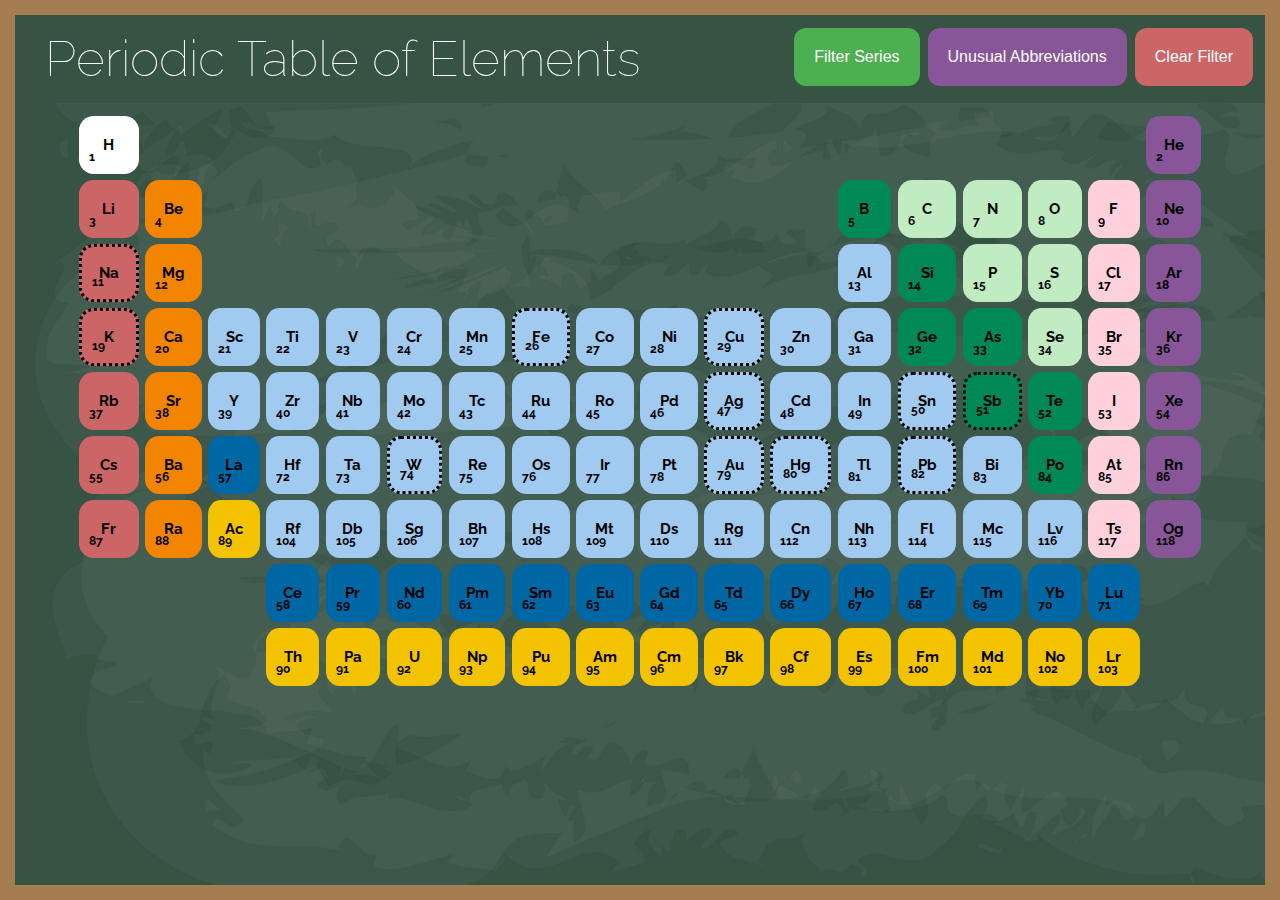
<file: index.html>
<html>

<head>
    <title>Interactive Periodic Table</title>
    <!-- external CSS/font -->
    <link href="https://fonts.googleapis.com/css?family=Raleway" rel="stylesheet">
    <link href="https://fonts.googleapis.com/css?family=Walter+Turncoat" rel="stylesheet">

    <!-- internal CSS -->
    <link rel="stylesheet" type="text/css" href="css/style.css">

    <!-- external JS -->
    <script src="https://ajax.googleapis.com/ajax/libs/jquery/1.11.1/jquery.min.js"></script>

    <!-- internal JS -->
    <script src="js/script.js"></script>


    <link rel="icon" type="image/png" sizes="16x16" href="images/favicon.png">
    <link rel="apple-touch-icon" href="images/favicon.png">

</head>
    
<body class="main">
    <!-- TITLE -->

    <div class="header-container">
        <span>Periodic Table of Elements</span>
        <div class="buttons">
            <button id="filter-elements">Filter Series</button>
            <button id="unusual-elements" class="type-1">Unusual Abbreviations</button>
            <button id="clear-filter" class="type-2">Clear Filter</button>
        </div>
    </div>


    <!-- FILTER BUTTONS -->
    <div class="key-container">
        <div id="key-expander">
            <ol class="periodic-key">
                <li class="type-0" onClick="showElements(this);">Hydrogen</li>
                <li class="type-1" onClick="showElements(this);">Nobel Gases</li>
                <li class="type-2" onClick="showElements(this);">Alkalis</li>
                <li class="type-3" onClick="showElements(this);">Alkalines</li>
                <li class="type-4" onClick="showElements(this);">Metalloids</li>
                <li class="type-5" onClick="showElements(this);">Polyatomic non metals</li>
                <li class="type-6" onClick="showElements(this);">Diatomic non metals</li>
                <li class="type-7" onClick="showElements(this);">Actinides </li>
                <li class="type-8" onClick="showElements(this);">Lanthanides</li>
                <li class="type-9" onClick="showElements(this);">Metals</li>
                <li class="type-10" onClick="showElements(this);">Unknown</li>
            </ol>
        </div>
    </div>
    
     <!-- BLACKBOARD BORDER -->
    
    <div id="left"></div>
    <div id="right"></div>
    <div id="top"></div>
    <div id="bottom"></div>

    <!-- PERIODIC TABLE -->

    <ol class="periodic-table">
        <li class="type-0 hydrogen"><abbr title="Hydrogen">H</abbr></li>
        <li class="type-1 helium"><abbr title="Helium">He</abbr></li>
        <li class="type-2"><abbr title="Lithium">Li</abbr></li>
        <li class="type-3"><abbr title="Beryllium">Be</abbr></li>
        <li class="type-4 boron"><abbr title="Boron">B</abbr></li>
        <li class="type-5"><abbr title="Carbon">C</abbr></li>
        <li class="type-5"><abbr title="Nitrogen">N</abbr></li>
        <li class="type-5"><abbr title="Oxygen">O</abbr></li>
        <li class="type-6"><abbr title="Fluorine">F</abbr></li>
        <li class="type-1"><abbr title="Neon">Ne</abbr></li>
        <li class="type-2">
            <a href="sodium.html"> <abbr title="Sodium">Na</abbr> </a>
        </li>
        <li class="type-3"><abbr title="Magnesium">Mg</abbr></li>
        <li class="type-9 aluminium"><abbr title="Aluminium">Al</abbr></li>
        <li class="type-4"><abbr title="Silicon">Si</abbr></li>
        <li class="type-5"><abbr title="Phosphorus">P</abbr></li>
        <li class="type-5"><abbr title="Sulphur">S</abbr></li>
        <li class="type-6"><abbr title="Chlorine">Cl</abbr></li>
        <li class="type-1"><abbr title="Argon">Ar</abbr></li>
        <li class="type-2">
            <a href="pottasium.html"> <abbr title="Potassium">K</abbr> </a>
        </li>
        <li class="type-3"><abbr title="Calcium">Ca</abbr></li>
        <li class="type-9"><abbr title="Scandium">Sc</abbr></li>
        <li class="type-9"><abbr title="Titanium">Ti</abbr></li>
        <li class="type-9"><abbr title="Vanadium">V</abbr></li>
        <li class="type-9"><abbr title="Chromium">Cr</abbr></li>
        <li class="type-9"><abbr title="Manganese">Mn</abbr></li>
        <li class="type-9">
            <a href="iron.html"> <abbr title="Iron">Fe</abbr> </a>
        </li>
        <li class="type-9"><abbr title="Cobalt">Co</abbr></li>
        <li class="type-9"><abbr title="Nickel">Ni</abbr></li>
        <li class="type-9">
            <a href="copper.html"> <abbr title="Copper">Cu</abbr> </a>
        </li>
        <li class="type-9"><abbr title="Zinc">Zn</abbr></li>
        <li class="type-9"><abbr title="Gallium">Ga</abbr></li>
        <li class="type-4"><abbr title="Germanium">Ge</abbr></li>
        <li class="type-4"><abbr title="Arsenic">As</abbr></li>
        <li class="type-5"><abbr title="Selenium">Se</abbr></li>
        <li class="type-6"><abbr title="Bromide">Br</abbr></li>
        <li class="type-1"><abbr title="Krypton">Kr</abbr></li>
        <li class="type-2"><abbr title="Rubidium">Rb</abbr></li>
        <li class="type-3"><abbr title="Strontium">Sr</abbr></li>
        <li class="type-9"><abbr title="Yttrium">Y</abbr></li>
        <li class="type-9"><abbr title="Zirconium">Zr</abbr></li>
        <li class="type-9"><abbr title="Niobium">Nb</abbr></li>
        <li class="type-9"><abbr title="Molybdenum">Mo</abbr></li>
        <li class="type-9"><abbr title="Technetium">Tc</abbr></li>
        <li class="type-9"><abbr title="Ruthenium">Ru</abbr></li>
        <li class="type-9"><abbr title="Rhodium">Ro</abbr></li>
        <li class="type-9"><abbr title="Palladium">Pd</abbr></li>
        <li class="type-9">
            <a href="silver.html"> <abbr title="Silver">Ag</abbr></a>
        </li>
        <li class="type-9"><abbr title="Cadmium">Cd</abbr></li>
        <li class="type-9"><abbr title="Indium">In</abbr></li>
        <li class="type-9">
            <a href="tin.html"> <abbr title="Tin">Sn</abbr></a>
        </li>
        <li class="type-4">
            <a href="antimony.html"> <abbr title="Antimony">Sb</abbr> </a>
        </li>
        <li class="type-4"><abbr title="Tellurium">Te</abbr></li>
        <li class="type-6"><abbr title="Iodine">I</abbr></li>
        <li class="type-1"><abbr title="Xenon">Xe</abbr></li>
        <li class="type-2"><abbr title="Caesium">Cs</abbr></li>
        <li class="type-3"><abbr title="Barium">Ba</abbr></li>
        <li class="type-8"><abbr title="Lanthanum">La</abbr></li>
        <li class="type-8 cerium"><abbr title="Cerium">Ce</abbr></li>
        <li class="type-8"><abbr title="Praseodymium">Pr</abbr></li>
        <li class="type-8"><abbr title="Neodymium">Nd</abbr></li>
        <li class="type-8"><abbr title="Promethium">Pm</abbr></li>
        <li class="type-8"><abbr title="Samarium">Sm</abbr></li>
        <li class="type-8"><abbr title="Europium">Eu</abbr></li>
        <li class="type-8"><abbr title="Gadolinium">Gd</abbr></li>
        <li class="type-8"><abbr title="Terbium">Td</abbr></li>
        <li class="type-8"><abbr title="Dysprosium">Dy</abbr></li>
        <li class="type-8"><abbr title="Holmium">Ho</abbr></li>
        <li class="type-8"><abbr title="Erbium">Er</abbr></li>
        <li class="type-8"><abbr title="Thulium">Tm</abbr></li>
        <li class="type-8"><abbr title="Ytterbium">Yb</abbr></li>
        <li class="type-8"><abbr title="Lutetium">Lu</abbr></li>
        <li class="type-9 hafnium"><abbr title="Hafnium">Hf</abbr></li>
        <li class="type-9"><abbr title="Tantalum">Ta</abbr></li>
        <li class="type-9">
            <a href="tungsten.html"> <abbr title="Tungsten">W</abbr> </a>
        </li>
        <li class="type-9"><abbr title="Rhenium">Re</abbr></li>
        <li class="type-9"><abbr title="Osmium">Os</abbr></li>
        <li class="type-9"><abbr title="Iridium">Ir</abbr></li>
        <li class="type-9"><abbr title="Platinum">Pt</abbr></li>
        <li class="type-9">
            <a href="gold.html"> <abbr title="Gold">Au</abbr> </a>
        </li>
        <li class="type-9">
            <a href="mercury.html"> <abbr title="Mercury">Hg</abbr> </a>
        </li>
        <li class="type-9"><abbr title="Thallium">Tl</abbr></li>
        <li class="type-9">
            <a href="lead.html"> <abbr title="Lead">Pb</abbr> </a>
        </li>
        <li class="type-9"><abbr title="Bismuth">Bi</abbr></li>
        <li class="type-4"><abbr title="Polonium">Po</abbr></li>
        <li class="type-6"><abbr title="Astatine">At</abbr></li>
        <li class="type-1"><abbr title="Radon">Rn</abbr></li>
        <li class="type-2"><abbr title="Francium">Fr</abbr></li>
        <li class="type-3"><abbr title="Radium">Ra</abbr></li>
        <li class="type-7"><abbr title="Actinium">Ac</abbr></li>
        <li class="type-7 thorium"><abbr title="Thorium">Th</abbr></li>
        <li class="type-7"><abbr title="Protactinium">Pa</abbr></li>
        <li class="type-7"><abbr title="Uranium">U</abbr></li>
        <li class="type-7"><abbr title="Neptunium">Np</abbr></li>
        <li class="type-7"><abbr title="Plutonium">Pu</abbr></li>
        <li class="type-7"><abbr title="Americium">Am</abbr></li>
        <li class="type-7"><abbr title="Curium">Cm</abbr></li>
        <li class="type-7"><abbr title="Berkelium">Bk</abbr></li>
        <li class="type-7"><abbr title="Californium">Cf</abbr></li>
        <li class="type-7"><abbr title="Einsteinium">Es</abbr></li>
        <li class="type-7"><abbr title="Fermium">Fm</abbr></li>
        <li class="type-7"><abbr title="Mendelevium">Md</abbr></li>
        <li class="type-7"><abbr title="Nobelium">No</abbr></li>
        <li class="type-7"><abbr title="Lawrencium">Lr</abbr></li>
        <li class="type-9 rutherfordium"><abbr title="Rutherfordium">Rf</abbr></li>
        <li class="type-9"><abbr title="Dubnium">Db</abbr></li>
        <li class="type-9"><abbr title="Seaborgium">Sg</abbr></li>
        <li class="type-9"><abbr title="Bohrium">Bh</abbr></li>
        <li class="type-9"><abbr title="Hassium">Hs</abbr></li>
        <li class="type-9"><abbr title="Meitnerium">Mt</abbr></li>
        <li class="type-9"><abbr title="Darmstadtium">Ds</abbr></li>
        <li class="type-9"><abbr title="Roentgenium">Rg</abbr></li>
        <li class="type-9"><abbr title="Copernicium">Cn</abbr></li>
        <li class="type-9"><abbr title="Nihonium">Nh</abbr></li>
        <li class="type-9"><abbr title="Flerovium">Fl</abbr></li>
        <li class="type-9"><abbr title="Moscovium">Mc</abbr></li>
        <li class="type-9"><abbr title="Livermorium">Lv</abbr></li>
        <li class="type-6"><abbr title="Tennessine">Ts</abbr></li>
        <li class="type-1"><abbr title="Oganesson">Og</abbr></li>
    </ol>



</body>

</html>
</file>
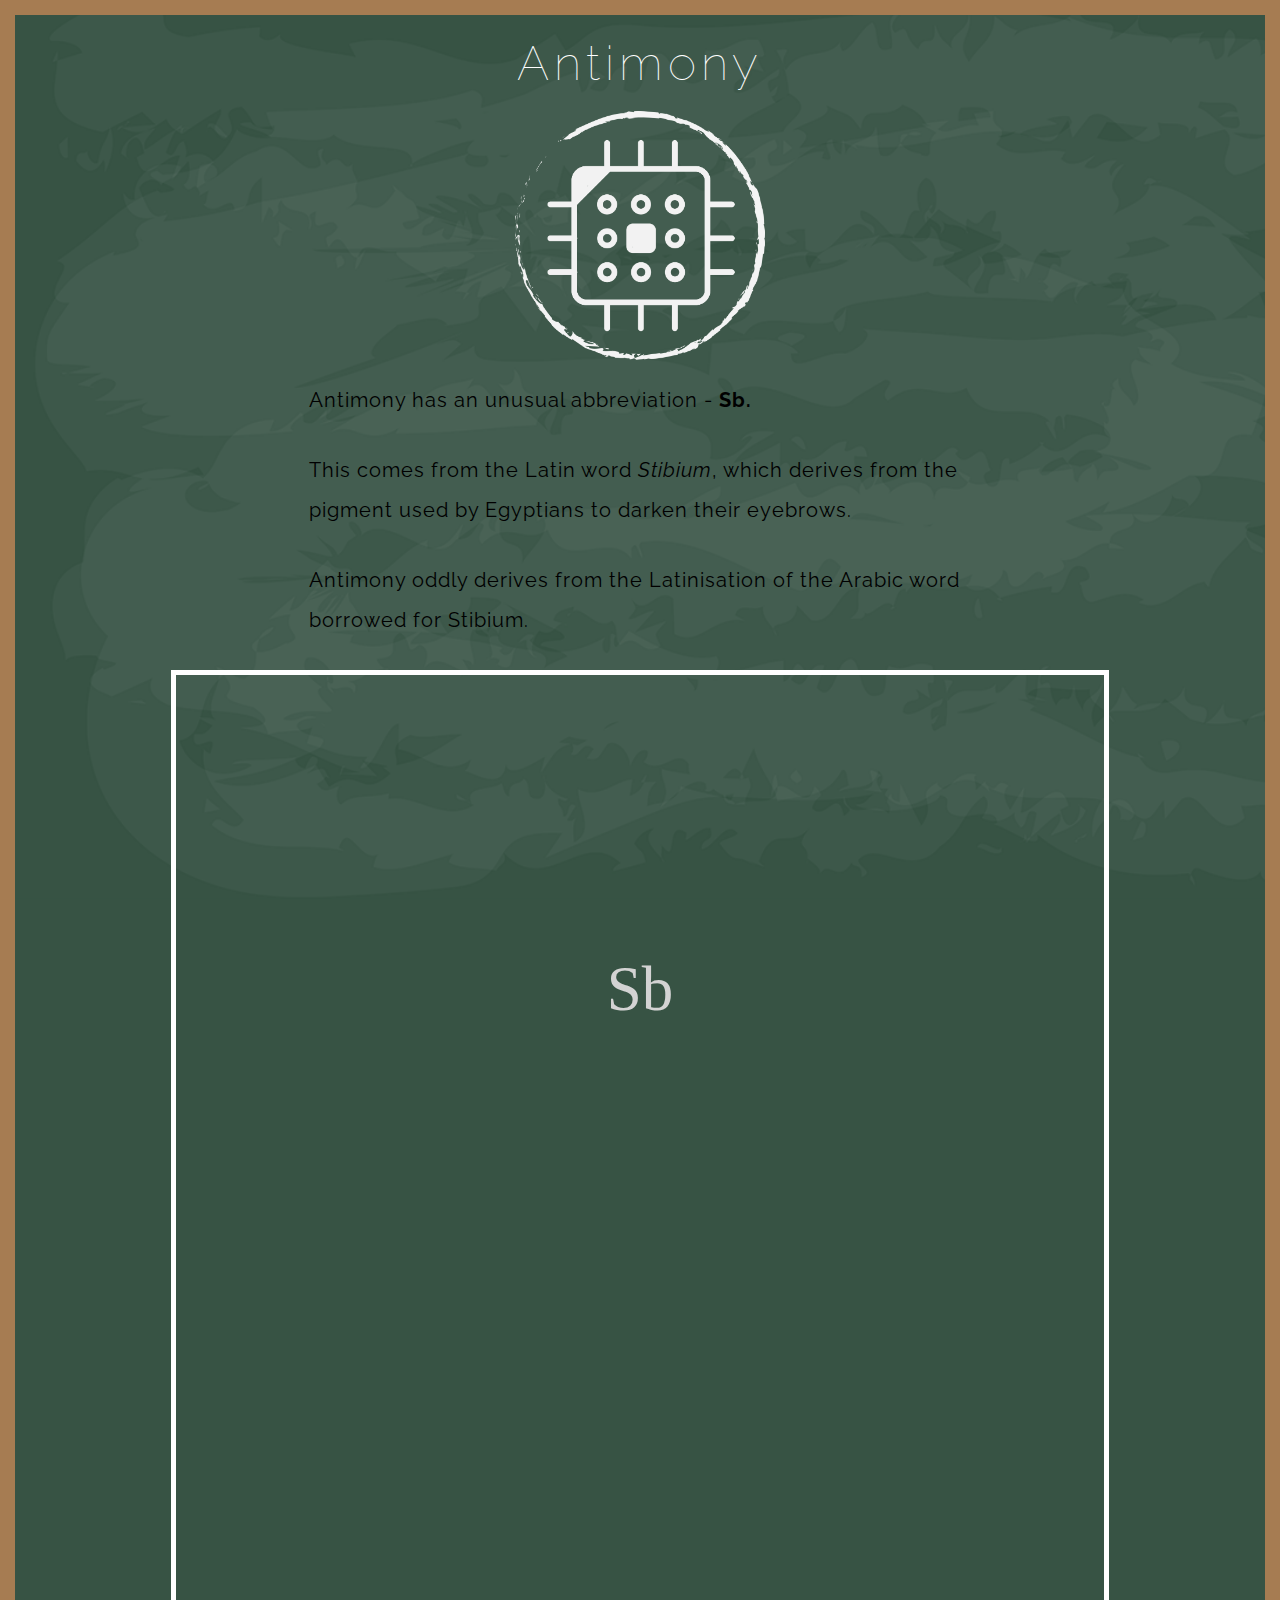
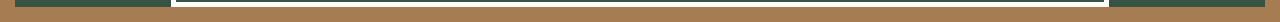
<file: antimony.html>
<html>

<body>

    <head>
        <!-- external CSS -->
        <link href="https://fonts.googleapis.com/css?family=Raleway" rel="stylesheet">
        <!-- internal CSS -->
        <link rel="stylesheet" type="text/css" href="css/style.css">
        <!-- internal JS -->
        <script src="js/script.js"></script>

        <link rel="icon" type="image/png" sizes="16x16" href="images/favicon.png">

        <link rel="apple-touch-icon" href="images/favicon.png">

        <title>Silver</title>
    </head>
    <div class="info">
        <h1>Antimony</h1>

        <img src="images/metalloid.png">

        <p>Antimony has an unusual abbreviation - <b>Sb.</b></p>

        <p>This comes from the Latin word <i>Stibium</i>, which derives from the pigment used by Egyptians to darken their eyebrows.</p>

        <p>Antimony oddly derives from the Latinisation of the Arabic word borrowed for Stibium.</p>


        <div class="element">

            <div class="square">
                <div class="content">
                    <span>Sb</span>
                </div>
            </div>

        </div>

</body>

</html>
</file>
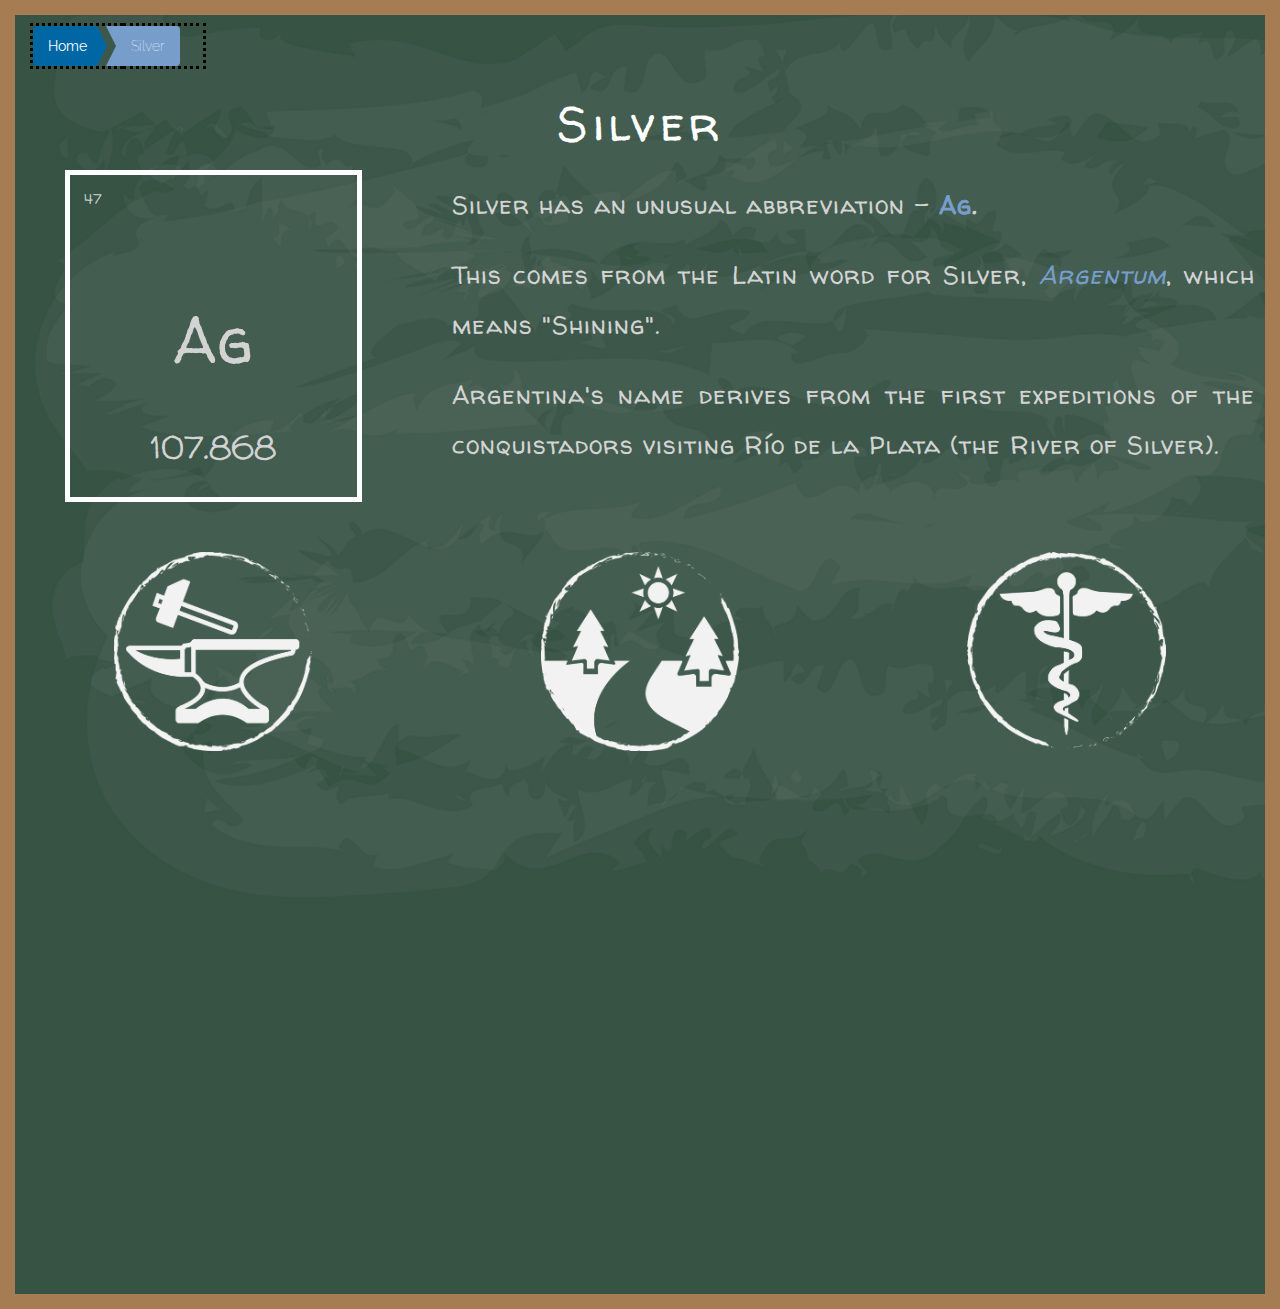
<file: silver.html>
<html>

    <head>
        <!-- external CSS -->
        <link href="https://fonts.googleapis.com/css?family=Raleway" rel="stylesheet">
        <link href="https://fonts.googleapis.com/css?family=Walter+Turncoat" rel="stylesheet">
        <!-- internal CSS -->
        <link rel="stylesheet" type="text/css" href="css/bootstrap.min.css">
        <link rel="stylesheet" type="text/css" href="css/style.css">

        <!-- external JS -->
        <!--script src="https://ajax.googleapis.com/ajax/libs/jquery/1.11.1/jquery.min.js"></script-->

        <!-- internal JS -->
        <!--script src="js/script.js"></script-->

        <link rel="icon" type="image/png" sizes="16x16" href="images/favicon.png">

        <link rel="apple-touch-icon" href="images/favicon.png">

        <title>Silver</title>
    </head>

    <body>

        <!-- BREADCRUMB NAV -->
        <div class="row">
            <div class="col-sm-12">
                <ol id="breadcrumb" class="breadcrumb breadcrumb-custom">
                    <li><a href="index.html">Home</a></li>
                    <li class="active"><a><span>Silver</span></a></li>
                </ol>
            </div>
        </div>

        <!-- ELEMENT HEADING -->
        <div class="row">
            <div class="col-sm-12">
                <h1 class="element">Silver</h1>
            </div>
        </div>

        <div class="row">
            <!-- ELEMENT -->
            <div class="col-md-4 col-sm-12">
                <div class="square">
										<!-- hover layer -->
										<div class="square-layer_top">
											<div class="atomic-no-text">
													<span>Atomic Number</span>
											</div>
											<div class="content">
													<span>Ag</span>
											</div>
											<div class="atomic-weight-text">
													<span>Atomic Weight</span>
											</div>
										</div>
										<!-- Main details -->
                    <div class="atomic-no">
                        <span>47</span>
                    </div>

                    <div class="content">
                        <span>Ag</span>
                    </div>

                    <div class="atomic-weight">
                        <span>107.868</span>
                    </div>
                </div>
            </div>
            <!-- ELEMENT FACT -->
            <div class="col-md-8 col-sm-12">
                <div class="fact">
                    <p class="autotype">Silver has an unusual abbreviation - <span class="colour-chalk"><b>Ag</span>.</b></p>

                    <p>This comes from the Latin word for Silver, <span class="colour-chalk"><i>Argentum</i></span>, which means "Shining".</p>

                    <p>Argentina's name derives from the first expeditions of the conquistadors visiting Río de la Plata (the River of Silver).</p>
                  <!--  <div class="flag">
                        <img src="images/argentina-flag.jpg" alt="Argentina Flag">
                    </div> -->
                </div>
            </div>
        </div>

        <!-- ELEMENT INFO -->
        <div class="row top50 bottom100">
            <div class="col-sm-4 bottom50">
                <div class="info">
                    <div class="hoverbox">
                        <img src="images/anvil.png" alt="Transition Metal" class="hoverbox-layer_bottom">
                        <div class="hoverbox-layer_top">
                            <div class="hoverbox-text">Transition Metal</div>
                        </div>
                    </div>
                </div>
            </div>

            <div class="col-sm-4 bottom50">
                <div class="info">
                    <div class="hoverbox">
                        <img src="images/natural.png" alt="Naturally Abundant" class="hoverbox-layer_bottom">
                        <div class="hoverbox-layer_top">
                            <div class="hoverbox-text">Naturally Abundant</div>
                        </div>
                    </div>
                </div>
            </div>

            <div class="col-sm-4 bottom50">
                <div class="info">
                    <div class="hoverbox">
                        <img src="images/medical.png" alt="Medicinal Uses" class="hoverbox-layer_bottom">
                        <div class="hoverbox-layer_top">
                            <div class="hoverbox-text">Medicinal Uses</div>
                        </div>
                    </div>
                </div>
            </div>
        </div>

        <!-- VIDEO -->
        <div class="row top50 bottom50">
            <div class="col-md-6 col-md-offset-3">
                <div class="embed-responsive embed-responsive-16by9">
                    <iframe class="embed-responsive-item" src="https://www.youtube.com/embed/pPd5qAb4J50?rel=0" allowfullscreen></iframe>
                </div>
            </div>
        </div>

        <!--div class="video">
            <iframe width="560" height="315" src="https://www.youtube.com/embed/pPd5qAb4J50?rel=0" frameborder="0" gesture="media" allow="encrypted-media" allowfullscreen></iframe>
        </div-->


    </body>

</html>
</file>
<file: css/style.css>
html {
    font-family: 'Raleway', sans-serif;
}

* {
    box-sizing: border-box;
}

abbr {
    text-decoration: none;
}

body {
    font-family: 'Raleway', sans-serif;
    background: #375344;
    color: #000;
    counter-reset: element;
    background-image: url('../images/blackboard.png');
    margin: 0;
    background-size: cover;
    background-attachment: fixed;
    /* overflow: hidden; */
}

#video {
    margin: 20px;
}

body {
    border: 15px solid #a67c52;
}
/*
#top,
#bottom,
#left,
#right {
    background: #a67c52;
    position: fixed;
    z-index: 999999999;
}
#left,
#right {
    top: 0;
    bottom: 0;
    width: 15px;
}
#left {
    left: 0;
}
#right {
    right: 0;
}
#top,
#bottom {
    left: 0;
    right: 0;
    height: 15px;
}
#top {
    top: 0;
}
#bottom {
    bottom: 0;
}
*/

/*.main {
    background-image: url(../images/blackboard.png);
    background-size: cover;
} */

.element {
    font-family: 'Walter Turncoat', cursive;
    color: #fff;
}

h1 {
    font-size: 48px;
    letter-spacing: 5px;
    margin-bottom: 20px;
    margin-top: 20px;
    color: #fff;
    text-align: center;
}

h2 {
    font-size: 36px;
    letter-spacing: 5px;
    margin-bottom: 20px;
    margin-top: 10px;
}

h1,
h2,
span {
    font-weight: 100;
}

.strong {
    font-weight: bold;
}

a {
    color: inherit;
    text-decoration: none;
    -webkit-text-decoration-skip: objects;
    padding-top: 20px;
    display: flex;
    flex-grow: 1;
    flex-shrink: 1;
    justify-content: center;
    height: 4.5vw;
    z-index: 999999;
}

a:hover {
    color: #fff;
    text-decoration: none;
}

p {
    margin-left: auto;
    margin-right: auto;
    max-width: 53%;
    font-size: 20px;
    letter-spacing: 1px;
    padding-bottom: 10px;
    line-height: 2;
}

.top50 { margin-top:50px; }
.bottom50 { margin-bottom:50px; }
.bottom100 { margin-bottom:100px; }
ol.periodic-table {
    margin: 1vw 5vw 0 5vw;
}

.periodic-key {
    display: grid;
    grid-column-gap: .5vw;
    grid-row-gap: .5vw;
    padding-left: 0;
}

.periodic-key li {
    display: flex;
    position: relative;
    justify-content: center;
    align-items: center;
    height: 4.5vw;
    font-weight: bold;
}

.periodic-key:before {
    display: block;
    content: '';
    grid-row: 8 / 10;
    grid-column: 1 / 7;
}

.periodic-table {
    display: grid;
    grid-column-gap: .5vw;
    grid-row-gap: .5vw;
    padding-left: 0;
}

.periodic-table li {
    display: flex;
    position: relative;
    justify-content: center;
    align-items: center;
    height: 4.5vw;
    border-radius: 25%;
    font-weight: bold;
}

.periodic-table>li:before {
    counter-increment: element;
    content: counter(element);
    position: absolute;
    bottom: 10px;
    left: 10px;
    font-size: .9vw;
    /*font-weight: lighter;*/
}

.periodic-table>li abbr {
    font-size: 15px;
}

li:has(> a) {
    border: dotted black;
}

.periodic-table>a {
    display: flex;
    position: relative;
    justify-content: center;
    align-items: center;
    height: 4.5vw;
    border-radius: 25%;
    font-weight: bold;
}

.periodic-table>a:before {
    counter-increment: element;
    content: counter(element);
    position: absolute;
    bottom: 5px;
    left: 6px;
    font-size: .9vw;
    font-weight: lighter;
}

.helium {
    grid-column-start: 18;
}

.boron,
.aluminium {
    grid-column-start: 13;
}

.cerium,
.thorium {
    grid-column-start: 4;
}

.periodic-table>li:nth-child(n+58):nth-last-child(n+48) {
    grid-row-start: 8;
}

.periodic-table>li:nth-child(n+90):nth-last-child(n+16) {
    grid-row-start: 9;
}

.periodic-table:before {
    display: block;
    content: '';
    grid-row: 8 / 10;
    grid-column: 1 / 4;
}

.type-0 {
    background: #FFF;
}

.type-1 {
    background: #875598;
}

.type-2 {
    background: #CC6666;
}

.type-3 {
    background: #F38400;
}

.type-4 {
    background: #008856;
}

.type-5 {
    background: #c1ebc1;
}

.type-6 {
    background: #ffd1dc;
}

.type-7 {
    background: #F3C300;
}

.type-8 {
    background: #0067a5;
}

.type-9 {
    background: #A1CAF1;
}

.type-10 {
    background: #C2B280;
}

img {
    display: block;
    width: 20%;
    margin: auto;
}

.flag {
    display: block;
}

.square {
    border: 5px solid #fff;
    position: relative;
    text-align: center;
    width: 75%;
    margin-left: auto;
    margin-right: auto;
    font-family: 'Walter Turncoat', cursive;
    color: #d3d3d3;
    /*margin: auto;
    top: 33%;
    transform: translateY(-33%);*/
}

.square:after {
    content: "";
    display: block;
    padding-bottom: 100%;
}

.content {
    position: absolute;
    width: 100%;
    height: 100%;
    font-size: 7vh;
    padding-top: 30%;
}

.atomic-weight, .atomic-weight-text {
    position: absolute;
    width: 100%;
    height: 100%;
    font-size: 3.5vh;
    padding-top: 75%;
}

.atomic-no, .atomic-no-text {
    text-align: left;
    /margin: 5px;/
    font-size: 3.5vh;
    padding-top: 5%;
    padding-left: 5%;
}

.square:hover .square-layer_top {
    opacity: 1;
}

.square:hover .atomic-no, 
.square:hover .atomic-weight {
	visibility: hidden;
}

.square-layer_top {
		position: absolute;
		top: 0;
		bottom: 0;
		left: 0;
		right: 0;
		height: 100%;
		width: 100%;
		opacity: 0;
		transition: .5s ease;
		background: rgba(0, 0, 0, 0.5);
		color: #ff6961; 
		z-index: 9999;
}

.colour-chalk {
    color: #779ecb;
}

.info {
    /*height: 100vh;*/
}

.fact {
    /*height: 100vh;*/
    text-align: justify;
    padding: 10px;
}

.fact p {
    font-family: 'Walter Turncoat', cursive;
    color: #d3d3d3;
    font-size: 25px;
    width: 100%;
    max-width: 100%;
}

.element {
    /*height: 100vh;*/
}

#key-expander {
    display: none;
    padding: 0 10px 0 10px;
}


/*
.hoverbox,
.hoverbox * {
    box-sizing: border-box;
}
.hoverbox {
    position: relative;
    display: inline-block;
    overflow: hidden;
    max-width: 100%;
    height: auto;
}
.hoverbox img {
    max-width: 20%;
    border-radius: 100%;
}
.hoverbox .hoverbox-layer_bottom {
    display: block;
}
.hoverbox .hoverbox-layer_top {
    margin: 0 auto;
    opacity: 0;
    position: absolute;
    top: 0;
    left: 0;
    right: 0;
    bottom: 0;
    width: 50%;
    height: 100%;
    background: rgba(0, 0, 0, 0.5);
    color: #fff;
    padding: 15px;
    border-radius: 100%;
    -moz-transition: all 0.2s ease-in-out 0s;
    -webkit-transition: all 0.2s ease-in-out 0s;
    -ms-transition: all 0.2s ease-in-out 0s;
    transition: all 0.2s ease-in-out 0s;
}
.hoverbox:hover .hoverbox-layer_top,
.hoverbox.active .hoverbox-layer_top {
    opacity: 1;
    z-index: 999999;
}
.hoverbox .hoverbox-text {
    text-align: center;
    font-size: 25px;
    letter-spacing: 2px;
    text-transform: uppercase;
    font-weight: 100;
    text-align: center;
    display: inline-block;
    position: absolute;
    top: 50%;
    left: 50%;
    -moz-transform: translate(-50%, -50%);
    -webkit-transform: translate(-50%, -50%);
    -ms-transform: translate(-50%, -50%);
    transform: translate(-50%, -50%);
}
.hoverbox .hoverbox-text_mobile {
    font-size: 15px;
    border-top: 1px solid rgb(179, 179, 179);
   
    border-top: 1px solid rgba(179, 179, 179, 0.7);
    margin-top: 5px;
    padding-top: 2px;
    display: none;
}
.hoverbox.active .hoverbox-text_mobile {
    display: block;
}
*/

.hoverbox {
    position: relative;
    width: 50%;
    margin-left: auto;
    margin-right: auto;
}

.hoverbox-layer_bottom {
    display: block;
    width: 100%;
    height: auto;
}

.hoverbox-layer_top {
    position: absolute;
    top: 0;
    bottom: 0;
    left: 0;
    right: 0;
    height: 100%;
    width: 100%;
    opacity: 0;
    transition: .5s ease;
    /* background-color: #008CBA;*/
    background: rgba(0, 0, 0, 0.5);
    border-radius: 100%;
}

.hoverbox:hover .hoverbox-layer_top {
    opacity: 1;
}

.hoverbox-text {
    text-align: center;
    font-size: 25px;
    letter-spacing: 2px;
    text-transform: uppercase;
    font-weight: 100;
    color: white;
    position: absolute;
    top: 50%;
    left: 50%;
    transform: translate(-50%, -50%);
    -ms-transform: translate(-50%, -50%);
}

/* override bootstrap breadcrumbs */
.breadcrumb {
    background: none;
    padding-left: 15px; 
    margin-bottom: 0;
}

.breadcrumb>li+li:before {
    padding: 0 5px;
    color: #ccc;
    content:none;
}








#breadcrumb {
    list-style: none;
    display: inline-block;
   /* position: fixed;*/
}

#breadcrumb .icon {
    font-size: 14px;
}

#breadcrumb li {
    float: left;
}

#breadcrumb li a {
    color: #FFF;
    display: block;
    background: #0067a5;
    text-decoration: none;
    position: relative;
    height: 40px;
    line-height: 40px;
    padding: 0 10px 0 5px;
    text-align: center;
    margin-right: 23px;
}

#breadcrumb li:nth-child(even) a {
    background-color: #779ecb;
}

#breadcrumb li:nth-child(even) a:before {
    border-color: #779ecb;
    border-left-color: transparent;
}

#breadcrumb li:nth-child(even) a:after {
    border-left-color: #0067a5;
}

#breadcrumb li:first-child a {
    padding-left: 15px;
    -moz-border-radius: 4px 0 0 4px;
    -webkit-border-radius: 4px;
    border-radius: 4px 0 0 4px;
}

#breadcrumb li:first-child a:before {
    border: none;
}

#breadcrumb li:last-child a {
    padding-right: 15px;
    -moz-border-radius: 0 4px 4px 0;
    -webkit-border-radius: 0;
    border-radius: 0 4px 4px 0;
}

#breadcrumb li:last-child a:after {
    border: none;
}

#breadcrumb li a:before,
#breadcrumb li a:after {
    content: "";
    position: absolute;
    top: 0;
    border: 0 solid #0067a5;
    border-width: 20px 10px;
    width: 0;
    height: 0;
}

#breadcrumb li a:before {
    left: -20px;
    border-left-color: transparent;
}

#breadcrumb li a:after {
    left: 100%;
    border-color: transparent;
    border-left-color: #0067a5;
}

#breadcrumb li a:hover {
    background-color: #1abc9c;
}

#breadcrumb li a:hover:before {
    border-color: #1abc9c;
    border-left-color: transparent;
}

#breadcrumb li a:hover:after {
    border-left-color: #1abc9c;
}

#breadcrumb li a:active {
    background-color: #16a085;
}

#breadcrumb li a:active:before {
    border-color: #16a085;
    border-left-color: transparent;
}

#breadcrumb li a:active:after {
    border-left-color: #16a085;
}


/*.linkable-li {
    border: 2px solid black;
}*/

.linkable-li:hover,
.periodic-key li:hover {
    background: rgba(0, 0, 0, .5);
}

.periodic-key li:hover {
    cursor: pointer;
}

.blurred-element {
    opacity: 0.2;
}

button {
    border-radius: 12px;
    background-color: #4CAF50;
    border: none;
    color: white;
    padding: 20px;
    text-align: center;
    font-size: 16px;
    margin: 4px 2px
}

button:hover {
    background: rgba(0, 0, 0, .5);
}

.header-container {
    background: #375344;
    margin: 0;
    height: 6.9vw;
}

.header-container span {
    color: white;
    font-size: 50px;
    padding: 30px;
    line-height: 6.9vw;
}

.header-container .buttons {
    float: right;
    padding: 9px 10px 0 0;
}


/* MEDIA */

@media all and (max-width: 1170px) {
    .key-container,
    .buttons {
        display: none;
    }
}

@media all and (max-width: 1100px) {
    .helium,
    .boron,
    .aluminium,
    .cerium,
    .thorium {
        grid-column-start: auto;
    }
    .periodic-table {
        grid-template-columns: 1fr 1fr 1fr;
        border-radius: 25%;
    }
    .periodic-table>li abbr {
        font-size: 0;
    }
    .periodic-table>li {
        padding: 1rem;
        border-radius: 25%;
    }
    .periodic-table>li abbr:after {
        content: attr(title);
        font-size: 2rem;
    }
    .periodic-table>li:before {
        font-size: 1rem;
    }
    .periodic-table>li:nth-child(n+58):nth-last-child(n+48) {
        grid-row-start: auto !important;
    }
    .periodic-table>li:nth-child(n+90):nth-last-child(n+16) {
        grid-row-start: auto !important;
    }
    .periodic-table:before {
        display: none !important;
    }
    .key-container,
    .buttons {
        display: none;
    }
    a {
        padding-top: 0;
    }
}

@media all and (max-width: 750px) {
    .periodic-table {
        grid-template-columns: 1fr 1fr;
        border-radius: 0%;
    }
    .periodic-table>li {
        height: auto;
        font-size: 3vw;
        border-radius: 0%;
    }
    .key-container,
    .buttons {
        display: none;
    }
    a {
        padding-top: 10px;
    }
    .header-container span {
        font-size: 20px;
    }
}

@media all and (max-width: 550px) {
    .periodic-table,
    .periodic-key {
        grid-template-columns: 1fr;
        border-radius: 0%;
    }
    .key-container,
    .buttons {
        display: none;
    }
    a {
        padding-top: 0;
    }
}

@media all and (max-width: 550px) {
    .hoverbox {
        position: relative;
        width: 50%;
        margin-left: auto;
        margin-right: auto;
    }
}


/* .hoverbox-layer_bottom {
  display: block;
  width: 100%;
  height: auto;
} */

.hoverbox-layer_top {
    position: absolute;
    top: 0;
    bottom: 0;
    left: 0;
    right: 0;
    height: 100%;
    width: 100%;
    opacity: 0;
    transition: .5s ease;
    /* background-color: #008CBA;*/
    background: rgba(0, 0, 0, 0.5);
    border-radius: 100%;
}

.hoverbox:hover .hoverbox-layer_top {
    opacity: 1;
}

@media all and (max-width: 550px) {
    .hoverbox-text {
        text-align: center;
        font-size: 15px;
        letter-spacing: 2px;
        text-transform: uppercase;
        font-weight: 100;
        color: white;
        position: absolute;
        top: 50%;
        left: 50%;
        transform: translate(-50%, -50%);
        -ms-transform: translate(-50%, -50%);
    }
}
</file>
